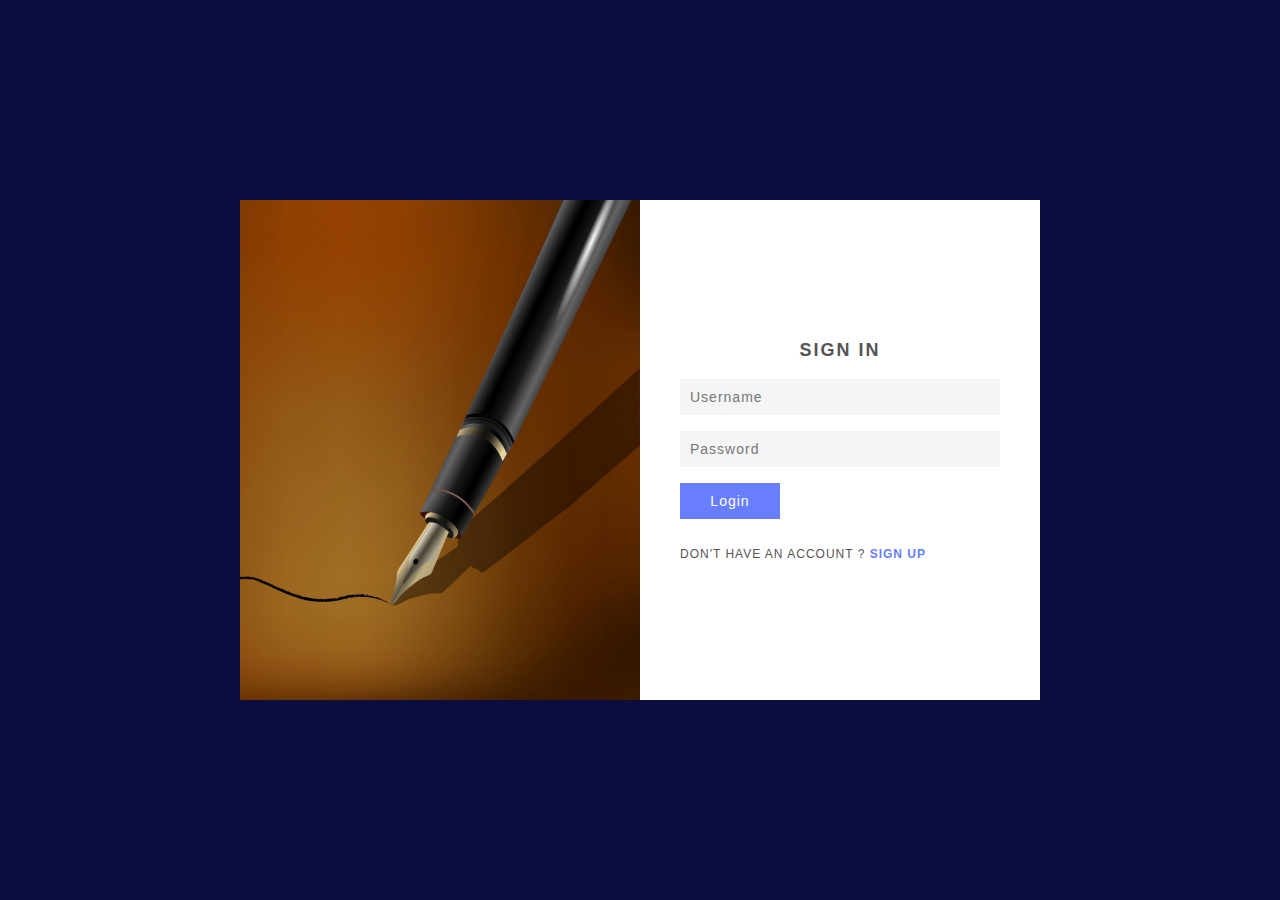
<file: Login and Register Form/index.html>
<!DOCTYPE html>
<html lang="en">
<head>
    <meta charset="UTF-8">
    <meta name="viewport" content="width=device-width, initial-scale=1.0">
    <title>Login/Register Page</title>
    <link rel="stylesheet" href="css/styles.css">
    <script src="js/function.js"></script>
</head>
<body>
    <section>
        <div class="container">
            <div class="user singinBx">
                <div class="imgBx"><img src="images/background pen.png" alt="Decorate Image" width="400px" height="500px"></div>
                <div class="formBx">
                    <form action="#">
                        <h2>Sign In</h2>
                        <input type="text" name="txtUsername" placeholder="Username">
                        <input type="password" name="txtPassword" placeholder="Password">
                        <input type="submit" name="action" value="Login">
                        <p class="signup">Don't have an account ? <a href="#" onclick="toggleForm();">Sign Up</a></p>
                    </form>
                </div>
            </div> 

            <div class="user singupBx">
                <div class="formBx">
                    <form action="#">
                        <h2>Create an Account</h2>
                        <input type="text" name="txtNewUsername" placeholder="Username">
                        <input type="text" name="txtNewEmail" placeholder="Email Address">
                        <input type="password" name="txtNewPassword" placeholder="Password">
                        <input type="password" name="txtConfirm" placeholder="Confirm Password">
                        <input type="submit" name="action" value="Register">
                        <p class="signup">Already have an account ? <a href="#" onclick="toggleForm();">Sign Up</a></p>
                    </form>
                </div>
                <div class="imgBx"><img src="images/background pencil.jpg" alt="Decorate Image" width="400px" height="500px"></div>
            </div> 
        </div>
    </section>
</body>
</html>
</file>
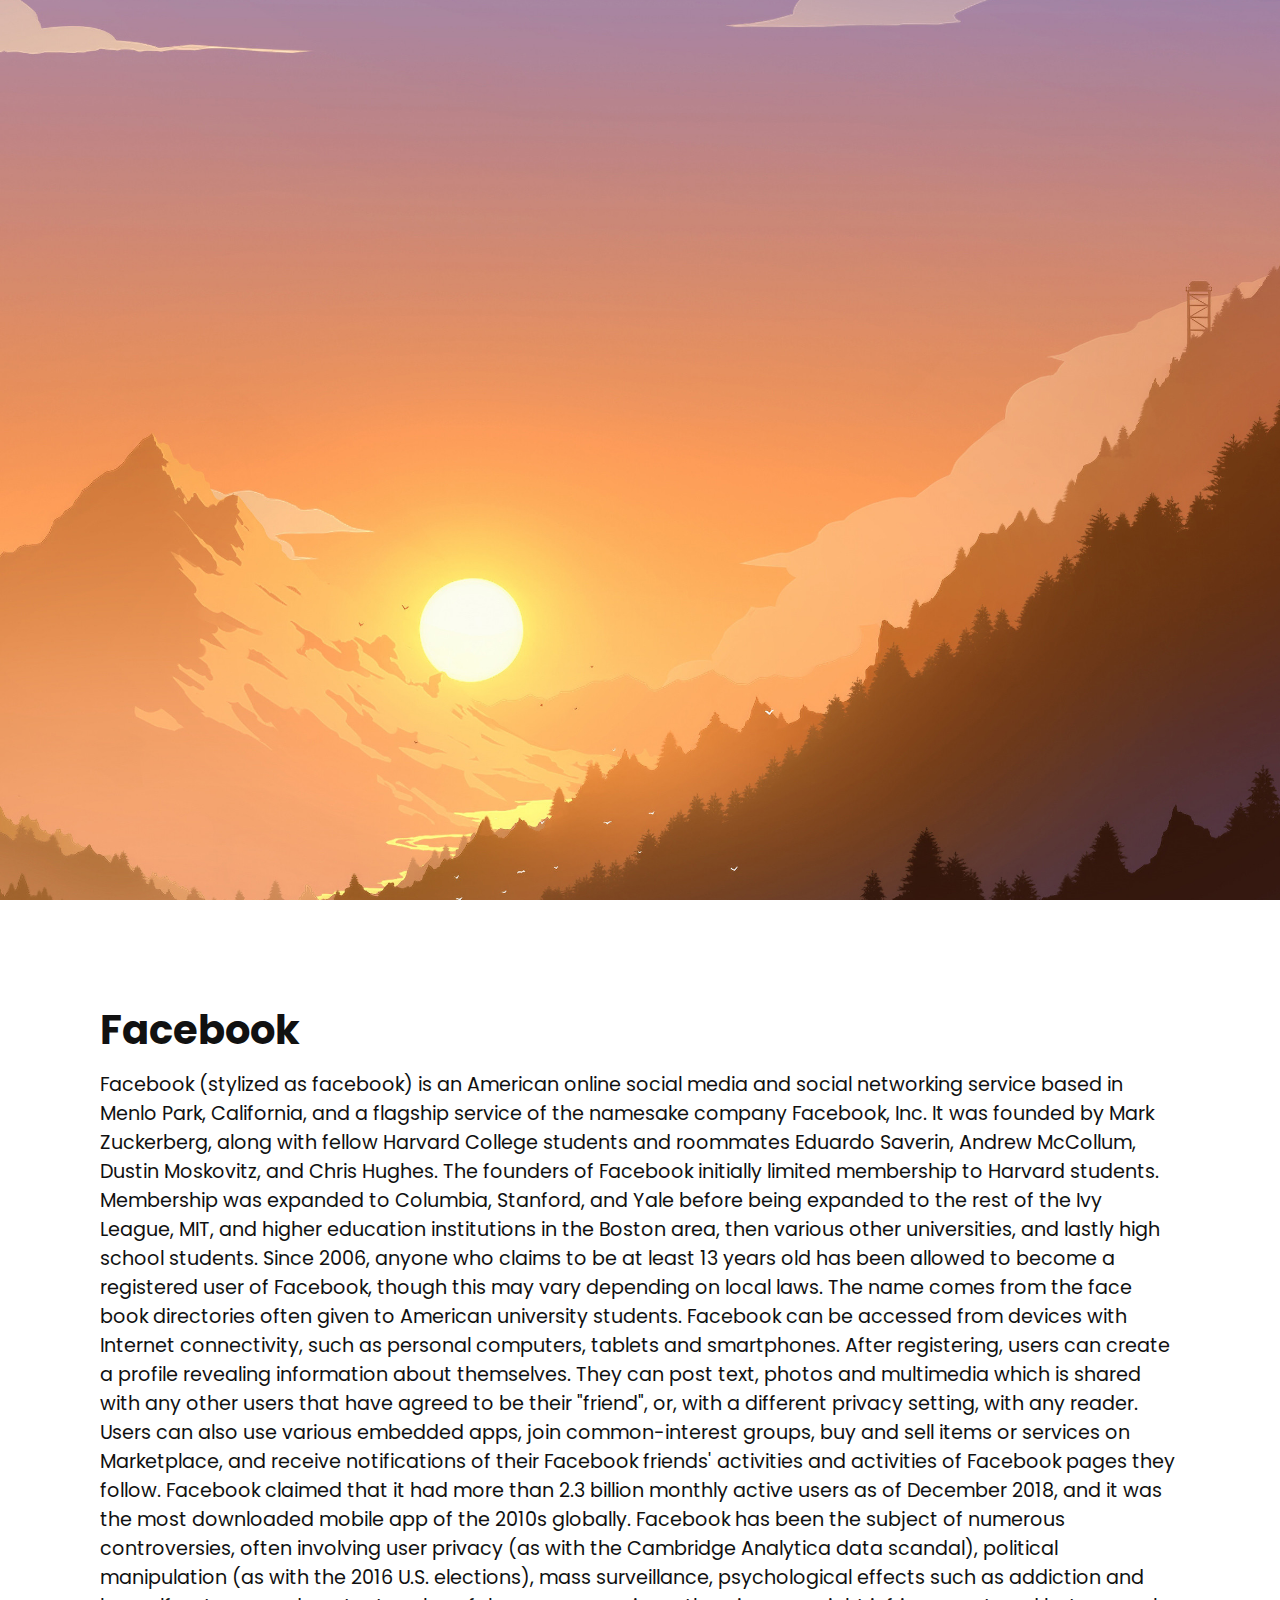
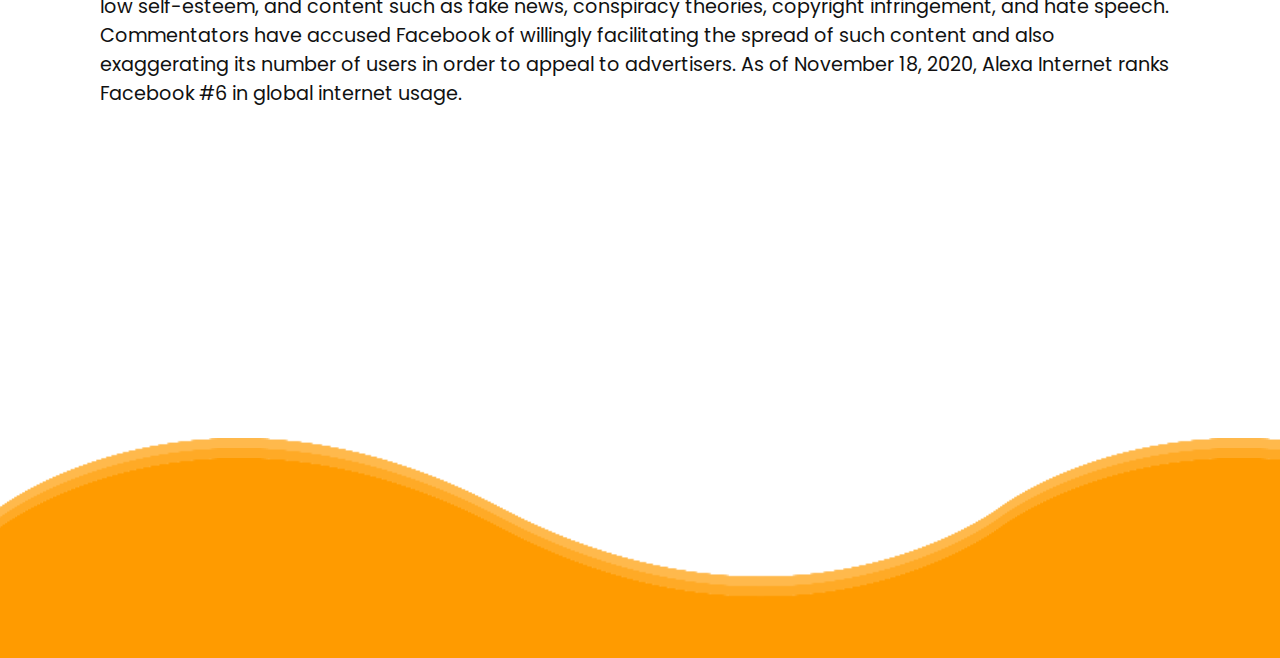
<file: page-header/index.html>
<!DOCTYPE html>

<html lang="en" xmlns="http://www.w3.org/1999/xhtml">
<head>
    <meta charset="utf-8" />
    <title>We are</title>
    <link rel="stylesheet" href="css/styles.css" />
</head>
<body>
    <div id="header"></div>
    <section = class="content">
        <h2>Facebook</h2>
        <p>Facebook (stylized as facebook) is an American online social media and social networking service based in Menlo Park, California, and a flagship service of the namesake company Facebook, Inc. It was founded by Mark Zuckerberg, along with fellow Harvard College students and roommates Eduardo Saverin, Andrew McCollum, Dustin Moskovitz, and Chris Hughes.

            The founders of Facebook initially limited membership to Harvard students. Membership was expanded to Columbia, Stanford, and Yale before being expanded to the rest of the Ivy League, MIT, and higher education institutions in the Boston area, then various other universities, and lastly high school students. Since 2006, anyone who claims to be at least 13 years old has been allowed to become a registered user of Facebook, though this may vary depending on local laws. The name comes from the face book directories often given to American university students.
            
            Facebook can be accessed from devices with Internet connectivity, such as personal computers, tablets and smartphones. After registering, users can create a profile revealing information about themselves. They can post text, photos and multimedia which is shared with any other users that have agreed to be their "friend", or, with a different privacy setting, with any reader. Users can also use various embedded apps, join common-interest groups, buy and sell items or services on Marketplace, and receive notifications of their Facebook friends' activities and activities of Facebook pages they follow. Facebook claimed that it had more than 2.3 billion monthly active users as of December 2018, and it was the most downloaded mobile app of the 2010s globally.
            
            Facebook has been the subject of numerous controversies, often involving user privacy (as with the Cambridge Analytica data scandal), political manipulation (as with the 2016 U.S. elections), mass surveillance, psychological effects such as addiction and low self-esteem, and content such as fake news, conspiracy theories, copyright infringement, and hate speech. Commentators have accused Facebook of willingly facilitating the spread of such content and also exaggerating its number of users in order to appeal to advertisers. As of November 18, 2020, Alexa Internet ranks Facebook #6 in global internet usage.</p>
    </section>
    <section class="footer">
        <div class="wave wave1"></div>
        <div class="wave wave2"></div>
        <div class="wave wave3"></div>
        <div class="wave wave4"></div>
    </section>
    <script type="text/javascript">
        const bg = document.getElementById('header');
        window.addEventListener('scroll', function(){
            bg.style.backgroundSize = 160 - +window.pageYOffset/12+'%';
            bg.style.opacity = 1 - +window.pageYOffset/700+'';
        })
    </script>
</body>
</html>
</file>
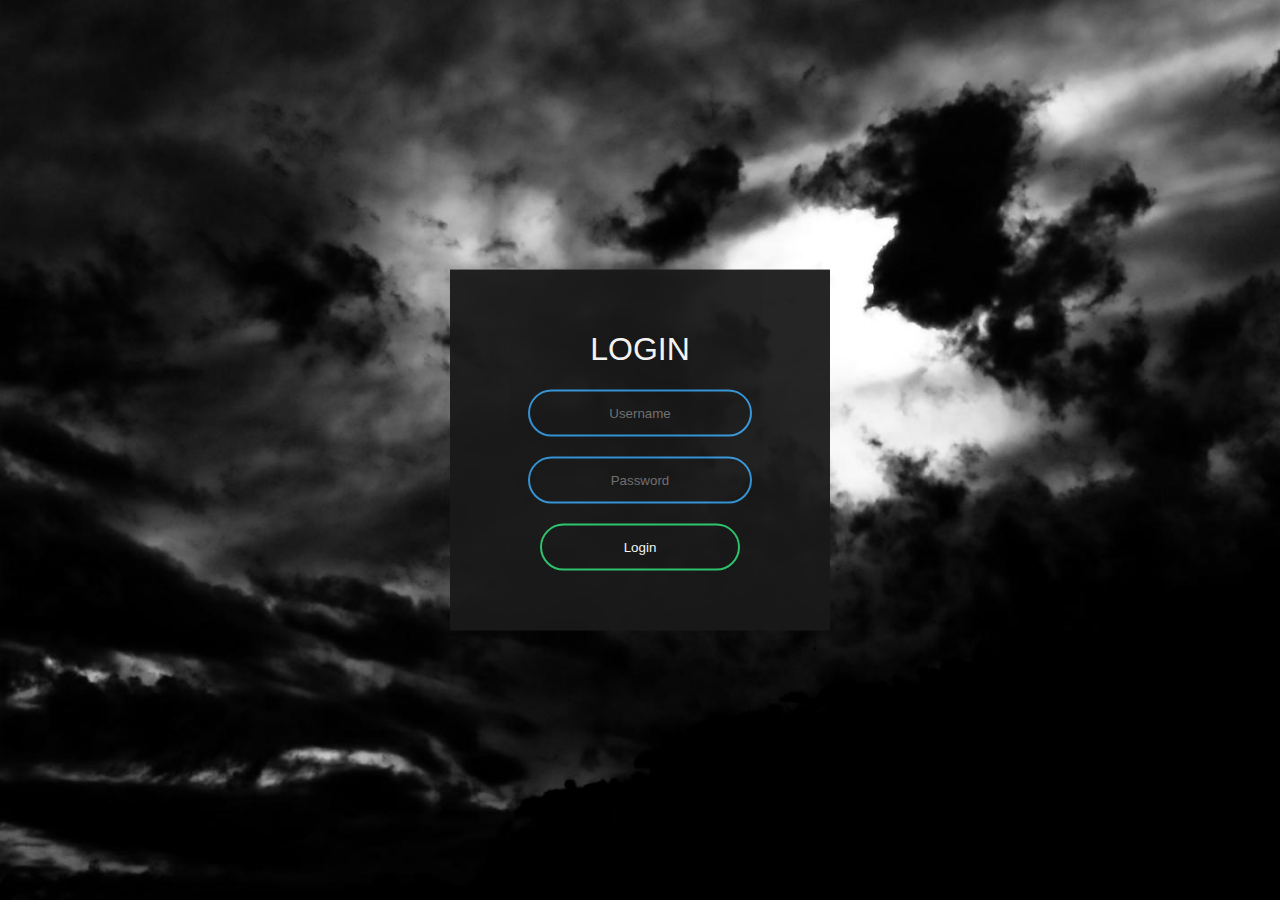
<file: Simple Login/Login.html>
<!DOCTYPE html>

<html lang="en" xmlns="http://www.w3.org/1999/xhtml">
<head>
    <meta charset="utf-8" />
    <title>Login Page</title>
    <link rel="stylesheet" href="css/login.css" />
</head>
<body>
    <div class="full-screen">
        <img src="pictures/darkness.jpg" alt="background">
        <div class="content">
            <form action="Login.html" class="box" method="post">
                <h1>Login</h1>
                <input type="text" name="txtUsername" placeholder="Username" />
                <input type="password" name="txtPassword" placeholder="Password" />
                <input type="submit" name="action" value="Login" />
            </form>
        </div>
    </div>
</body>
</html>
</file>
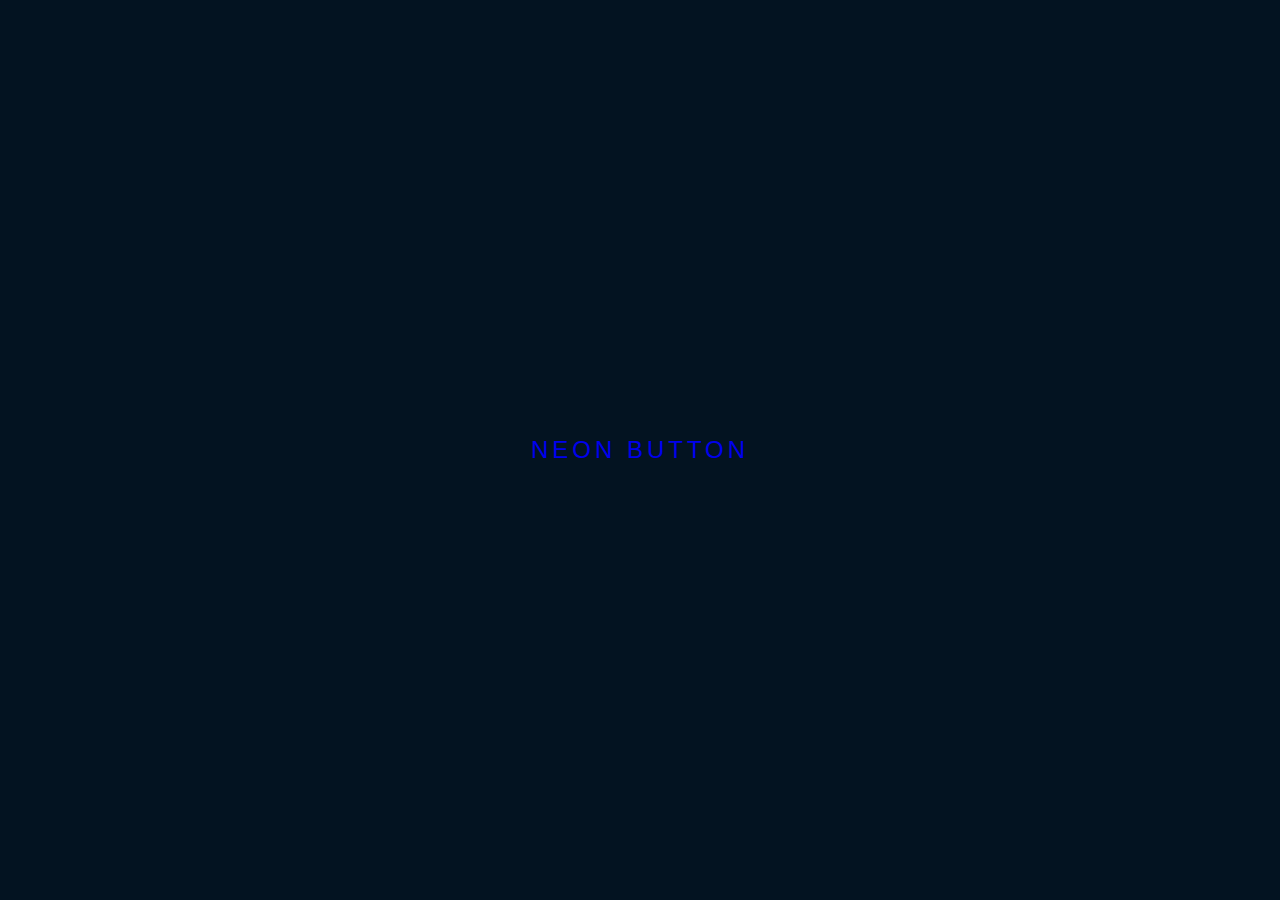
<file: simple-neon-button/button.html>
<!DOCTYPE html>

<html lang="en" xmlns="http://www.w3.org/1999/xhtml">
<head>
    <meta charset="utf-8" />
    <title>Button</title>
    <link rel="stylesheet" href="css/styles.css" />
</head>
<body>
    <a href="#">
        <span></span>
        <span></span>
        <span></span>
        <span></span>
        Neon Button
    </a>
</body>
</html>
</file>
<file: Login and Register Form/css/styles.css>
* {
    margin: 0;
    padding: 0;
    box-sizing: border-box;
    font-family: sans-serif;
}

section {
    position: relative;
    min-height: 100vh;
    background: #0C0E43;
    display: flex;
    justify-content: center;
    align-items: center;
    padding: 20px;
    transition: 0.5s;
}

section .container {
    position: relative;
    width: 800px;
    height: 500px;
    background: #fff;
    box-shadow: 0 15px 50px rgba(0, 0, 0, 0.1);
    overflow: hidden;
}

section .container .user {
    position: absolute;
    top: 0;
    left: 0;
    width: 100%;
    height: 100%;
    display: flex;
}

section .container .user .imgBx {
    position: relative;
    width: 50%;
    height: 100%;
    background: #925916;
    transition: 0.5s;
}

section .container .user .imgBx img {
    position: absolute;
    top: 0;
    left: 0;
    width: 100%;
    height: 100%;
    object-fit: cover;
}

section .container .user .formBx {
    position: relative;
    width: 50%;
    height: 100%;
    background: #fff;
    display: flex;
    justify-content: center;
    align-items: center;
    padding: 40px;
    transition: 0.5s;
}

section .container .user .formBx h2 {
    font-size: 18px;
    font-weight: 600;
    text-transform: uppercase;
    letter-spacing: 2px;
    text-align: center;
    width: 100%;
    margin-bottom: 10px;
    color: #555;
}

section .container .user .formBx form input {
    position: relative;
    width: 100%;
    padding: 10px;
    background: #f5f5f5;
    color: #333;
    border: none;
    outline: none;
    box-shadow: none;
    margin: 8px 0;
    font-size: 14px;
    letter-spacing: 1px;
    font-weight: 300;
    transition: 0.5s;
}

section .container .user .formBx form input[type="text"]:hover {
    font-size: 16px;
    font-weight: 350;
}
section .container .user .formBx form input[type="password"]:hover {
    font-size: 16px;
    font-weight: 350;
}
section .container .user .formBx form input[type="text"]:focus {
    font-size: 16px;
    font-weight: 350;
}
section .container .user .formBx form input[type="password"]:focus {
    font-size: 16px;
    font-weight: 350;
}

section .container .user .formBx form input[type="submit"] {
    max-width: 100px;
    background: #677eff;
    color: #fff;
    cursor: pointer;
    font-size: 14px;
    font-weight: 500;
    letter-spacing: 1px;
    transition: 0.5s;
}

section .container .user .formBx form input[type="submit"]:hover {
    max-width: 110px;
    background: rgb(51, 51, 51);
    font-size: 16px;
    font-weight: 600;
}


section .container .user .formBx form .signup {
    position: relative;
    margin-top: 20px;
    font-size: 12px;
    letter-spacing: 1px;
    color: #555;
    text-transform: uppercase;
    font-weight: 300;
}

section .container .user .formBx form .signup a {
    font-weight: 600;
    text-decoration: none;
    color: #677eff;
}

section .container .singupBx {
    pointer-events: none;
}
section .container.active .singupBx {
    pointer-events: initial;
}

section .container .singupBx .formBx {
    left: 100%;
}
section .container.active .singupBx .formBx {
    left: 0;
}

section .container .singupBx .imgBx {
    left: -100%;
}
section .container.active .singupBx .imgBx {
    left: 0;
}

section .container .singinBx .formBx {
    left: 0;
}
section .container.active .singinBx .formBx {
    left: 100%;
}

section .container .singinBx .imgBx {
    left: 0;
}
section .container.active .singinBx .imgBx {
    left: -100%;
}

@media (max-width: 991px) {
    section .container {
        max-width: 400px;
    }
    section .container .imgBx {
        display: none;
    }
    section .container .user .formBx {
        width: 100%;
    }
}
</file>
<file: page-header/css/styles.css>
@import url('https://fonts.googleapis.com/css?family=Poppins:300,400,500,600,700&display=swap');
*{
    margin: 0;
    padding: 0;
    box-sizing: border-box;
    font-family: 'Poppins',sans-serif;
}
#header {
    position: relative;
    width: 100%;
    height: 100vh;
    background: url('picture/Dark_Blue_Sky.jpg');
    background-size: 160%;
    background-position: center;
    background-attachment: fixed;
}
.content{
    padding: 100px;
    color: #111;
}
.content h2 {
    font-size: 2.5em;
    margin-bottom: 10px;
}
.content p {
    font-size: 1.2em;
}
.footer {
    position: relative;
    width: 100%;
    height: 50vh;
    background: #fff;
    overflow: hidden;
}
.footer .wave {
    position: absolute;
    bottom: 0;
    left: 0;
    width: 100%;
    height: 200px;
    background: url(picture/wave.png);
    background-size: 1000px 200px;
}
.footer .wave.wave1{
    animation: animate1 30s linear infinite;
    z-index: 1000;
    opacity: 1;
    animation-delay: 0s;
    bottom: 0;
}
@keyframes animate1 {
    0%{
        background-position-x: 0;
    }
    100%{
        background-position-x: 1000px;
    }
}
.footer .wave.wave2{
    animation: animate2 15s linear infinite;
    z-index: 999;
    opacity: 0.5;
    animation-delay: -5s;
    bottom: 10px;
}
@keyframes animate2 {
    0%{
        background-position-x: 0;
    }
    100%{
        background-position-x: -1000px;
    }
}
.footer .wave.wave3{
    animation: animate3 30s linear infinite;
    z-index: 998;
    opacity: 0.2;
    animation-delay: -2s;
    bottom: 15;
}
@keyframes animate3 {
    0%{
        background-position-x: 0;
    }
    100%{
        background-position-x: 1000px;
    }
}
.footer .wave.wave4{
    animation: animate4 5s linear infinite;
    z-index: 997;
    opacity: 0.7;
    animation-delay: -5s;
    bottom: 20px;
}
@keyframes animate4 {
    0%{
        background-position-x: 0;
    }
    100%{
        background-position-x: 1000px;
    }
}
</file>
<file: Simple Login/css/login.css>
body {
    margin: 0;
    padding: 0;
    font-family: sans-serif;
    background: #34495e;
}
.full-screen img {
        left: 0;
        top: 0;
        width: 100%;
        height: 100%;
        position: absolute;
        object-fit: cover;
        z-index: -1;
}
.box {
    width: 300px;
    padding: 40px;
    position: absolute;
    top: 50%;
    left: 50%;
    transform: translate(-50%,-50%);
    background: #191919;
    text-align: center;
    opacity: 0.95;
}
.box h1 {
    color: white;
    text-transform: uppercase;
    font-weight: 500;
}
.box input[type="text"],.box input[type="password"]{
    border: 0;
    background: none;
    display: block;
    margin: 20px auto;
    text-align: center;
    border: 2px solid #3498db;
    padding: 14px 10px;
    width: 200px;
    outline: none;
    color: white;
    border-radius: 24px;
    transition: 0.3s;
}
.box input[type="text"]:focus,.box input[type="password"]:focus{
    width: 280px;
    border-color: #2ecc71;
}
.box input[type="text"]:hover,.box input[type="password"]:hover{
    width: 280px;
    border-color: #2ecc71;
}
.box input[type="submit"]{
    border: 0;
    background: none;
    display: block;
    margin: 20px auto;
    text-align: center;
    border: 2px solid #2ecc71;
    padding: 14px 40px;
    width: 200px;
    outline: none;
    color: white;
    border-radius: 24px;
    transition: 0.3s;
    cursor: pointer;
}
.box input[type="submit"]:hover {
    background: #2ecc71;
}
</file>
<file: simple-neon-button/css/styles.css>
body {
    margin: 0;
    padding: 0;
    display: flex;
    justify-content: center;
    align-items: center;
    min-height: 100vh;
    background: #031321;
    font-family: sans-serif;
}
a {
    position: relative;
    display: block;
    padding: 15px 30px;
    text-transform: uppercase;
    letter-spacing: 4px;
    text-decoration: none;
    font-size: 24px;
    overflow: hidden;
    transition: 0.2s;
}
a:hover {
    color: #255784;
    background: #2196f3;
    box-shadow: 0 0 10px #2196f3, 0 0 40px #2196f3, 0 0 80px #2196f3;
    transition-delay: 1.3s;
}
a span{
    position: absolute;
    display: block;
}

a span:nth-child(1){
    top: 0;
    left: -100%;
    width: 100%;
    height: 2px;
    background: linear-gradient(90deg, transparent, #2196f3);
}
a:hover span:nth-child(1){
    left: 100%;
    transition: 1s;
}
a span:nth-child(3){
    bottom: 0;
    right: -100%;
    width: 100%;
    height: 2px;
    background: linear-gradient(270deg, transparent, #2196f3);
}
a:hover span:nth-child(3){
    right: 100%;
    transition: 1s;
    transition-delay: 0.5s;
}
a span:nth-child(2){
    top: -100%;
    right: 0;
    width: 2px;
    height: 100%;
    background: linear-gradient(180deg, transparent, #2196f3);
}
a:hover span:nth-child(2){
    top: 100%;
    transition: 1s;
    transition-delay: 0.25s;
}
a span:nth-child(4){
    bottom: -100%;
    left: 0;
    width: 2px;
    height: 100%;
    background: linear-gradient(360deg, transparent, #2196f3);
}
a:hover span:nth-child(4){
    bottom: 100%;
    transition: 1s;
    transition-delay: 0.75s;
}
</file>
